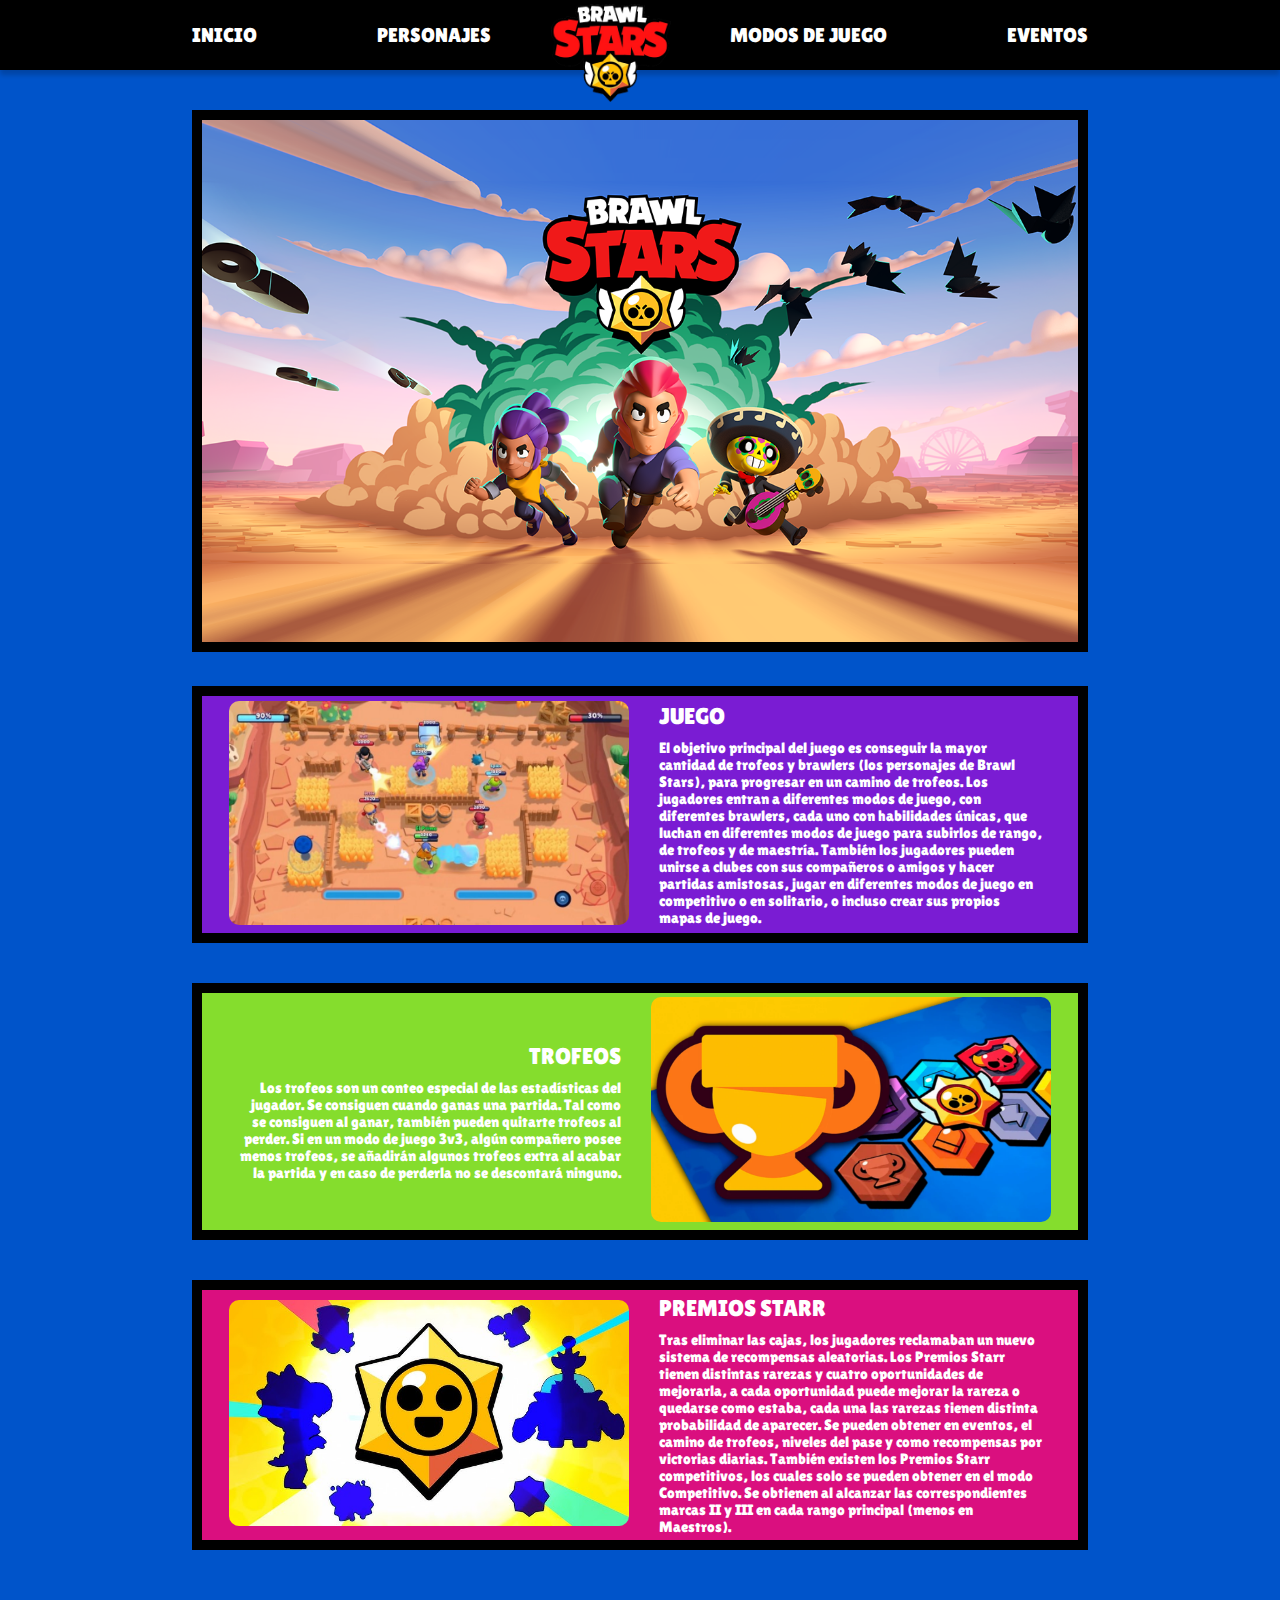
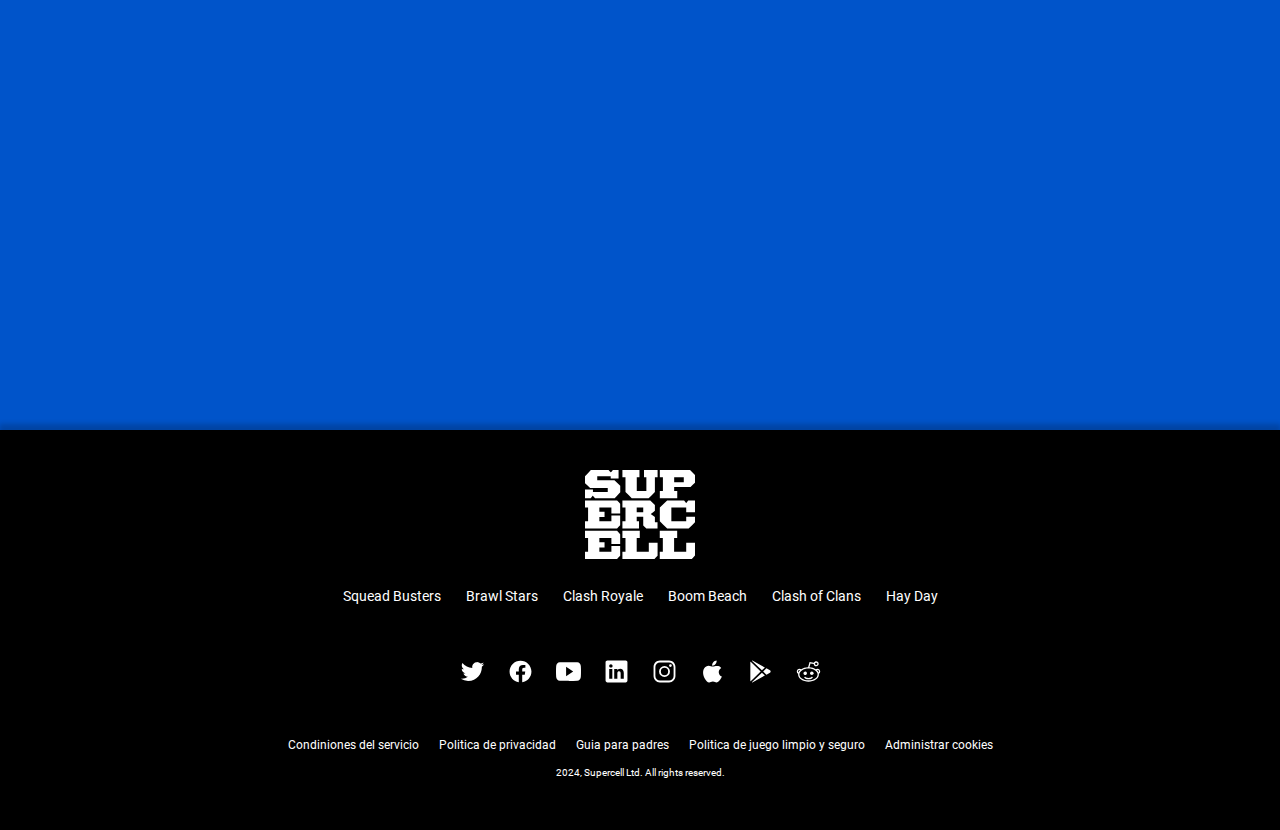
<file: pages/index.html>
<!DOCTYPE html>
<html lang="es">
<head>
    <meta charset="UTF-8">
    <meta name="viewport" content="width=device-width, initial-scale=1.0">
    <link rel="stylesheet" href="../css/style.css">
    <link rel="stylesheet" href="../css/fonts.css">
    <link rel="shortcut icon" href="../img/icono.png" type="png">
    <title>Brawl Stars WIKI</title>
</head>
<body>
    <header>
        <nav>
            <div class="menu-container">
                <div class="menu">
                    <div class="opciones">
                        <div class="opciones-izq">
                            <ul>
                                <li><a href="index.html">INICIO</a></li>
                                <li><a href="personajes.html">PERSONAJES</a></li>
                            </ul>
                        </div>
                    </div>
                    <div class="logo-principal">
                        <a href="index.html">
                            <img src="../img/logobs.png" alt="Logo de Brawl Stars">
                        </a>
                    </div>
                    <div class="opciones">
                        <div class="opciones-der">
                            <ul>
                                <li><a href="modos.html">MODOS DE JUEGO</a></li>
                                <li><a href="eventos.html">EVENTOS</a></li>
                            </ul>
                        </div>
                    </div>
                </div>
            </div>
        </nav>
    </header>
    <main>
        <section>
            <div class="contenido">
                <div class="imagen-principal">
                    <img src="../img/brawl-fondo.png" alt="">
                </div>
                <div class="cont-1">
                    <div class="box-1">
                        <div class="img-info">
                            <img src="../img/1.webp" alt="Gameplay de Brawl Stars">
                        </div>
                    </div>
                    <div class="box-2">
                        <div class="Info">
                            <h2>JUEGO</h2>
                            <p>El objetivo principal del juego es conseguir la mayor cantidad de trofeos y brawlers (los personajes de Brawl Stars), para progresar en un camino de trofeos. Los jugadores entran a diferentes modos de juego, con diferentes brawlers, cada uno con habilidades únicas, que luchan en diferentes modos de juego para subirlos de rango, de trofeos y de maestría. También los jugadores pueden unirse a clubes con sus compañeros o amigos y hacer partidas amistosas, jugar en diferentes modos de juego en competitivo o en solitario, o incluso crear sus propios mapas de juego.</p>
                        </div>
                    </div>
                </div>
                <div class="cont-2">
                    <div class="box-1">
                        <div class="Info">
                            <h2>TROFEOS</h2>
                            <p>Los trofeos son un conteo especial de las estadísticas del jugador. Se consiguen cuando ganas una partida. Tal como se consiguen al ganar, también pueden quitarte trofeos al perder. Si en un modo de juego 3v3, algún compañero posee menos trofeos, se añadirán algunos trofeos extra al acabar la partida y en caso de perderla no se descontará ninguno.
                            </p>
                        </div>
                    </div>
                    <div class="box-2">
                        <div class="img-info">
                            <img src="../img/trofeos.jpg" alt="Gameplay de Brawl Stars">
                        </div>
                    </div>
                </div>
                <div class="cont-3">
                    <div class="box-1">
                        <div class="img-info">
                            <img src="../img/premios-starr.jpg" alt="Gameplay de Brawl Stars">
                        </div>
                    </div>
                    <div class="box-2">
                        <div class="Info">
                            <h2>PREMIOS STARR</h2>
                            <p>Tras eliminar las cajas, los jugadores reclamaban un nuevo sistema de recompensas aleatorias. Los Premios Starr tienen distintas rarezas y cuatro oportunidades de mejorarla, a cada oportunidad puede mejorar la rareza o quedarse como estaba, cada una las rarezas tienen distinta probabilidad de aparecer. Se pueden obtener en eventos, el camino de trofeos, niveles del pase y como recompensas por victorias diarias.
                            También existen los Premios Starr competitivos, los cuales solo se pueden obtener en el modo Competitivo. Se obtienen al alcanzar las correspondientes marcas II y III en cada rango principal (menos en Maestros).
                            </p>
                        </div>
                    </div>
                </div>
            </div>
        </section>
    </main>
    <footer>
        <div class="footer-container">
            <div class="logo-supercell">
                <a href="#">
                    <img src="../icons/supercell-logo.svg" alt="Logo de Supercell">
                </a>
            </div>
            <div class="juegos-link">
                <ul>
                    <li><a href="#">Squead Busters</a></li>
                    <li><a href="#">Brawl Stars</a></li>
                    <li><a href="#">Clash Royale</a></li>
                    <li><a href="#">Boom Beach</a></li>
                    <li><a href="#">Clash of Clans</a></li>
                    <li><a href="#">Hay Day</a></li>
                </ul>
            </div>
            <div class="redes-sociales">
                <ul>
                    <li><a href="https://x.com/supercell" target="_blank"><img src="../icons/logo-twitter.svg" alt="Twitter"></a></li>
                    <li><a href="https://www.facebook.com/supercell" target="_blank"><img src="../icons/logo-facebook.svg" alt="Facebook"></a></li>
                    <li><a href="https://www.youtube.com/supercell" target="_blank"><img src="../icons/logo-youtube.svg" alt="Youtube"></a></li>
                    <li><a href="https://www.linkedin.com/company/supercell" target="_blank"><img src="../icons/logo-linkedin.svg" alt="Linkedin"></a></li>
                    <li><a href="https://www.instagram.com/supercell" target="_blank"><img src="../icons/logo-instagram.svg" alt="Instagram"></a></li>
                    <li><a href="https://apps.apple.com/es/developer/supercell/id488106216" target="_blank"><img src="../icons/logo-apple.svg" alt="Apple"></a></li>
                    <li><a href="https://play.google.com/store/apps/dev?id=6715068722362591614&hl=es_BO" target="_blank"><img src="../icons/logo-google-playstore.svg" alt="Playstore"></a></li>
                    <li><a href="https://www.reddit.com/r/Brawlstars/" target="_blank"><img src="../icons/logo-reddit.svg" alt="Reddit"></a></li>
                </ul>
            </div>
            <div class="informacion">
                <ul>
                    <li><a href="#">Condiniones del servicio</a></li>
                    <li><a href="#">Politica de privacidad</a></li>
                    <li><a href="#">Guia para padres</a></li>
                    <li><a href="#">Politica de juego limpio y seguro</a></li>
                    <li><a href="#">Administrar cookies</a></li>
                </ul>
            </div>
            <div class="copyright">
                <p>2024, Supercell Ltd. All rights reserved.</p>
            </div>
        </div>
    </footer>
</body>
</html>
</file>
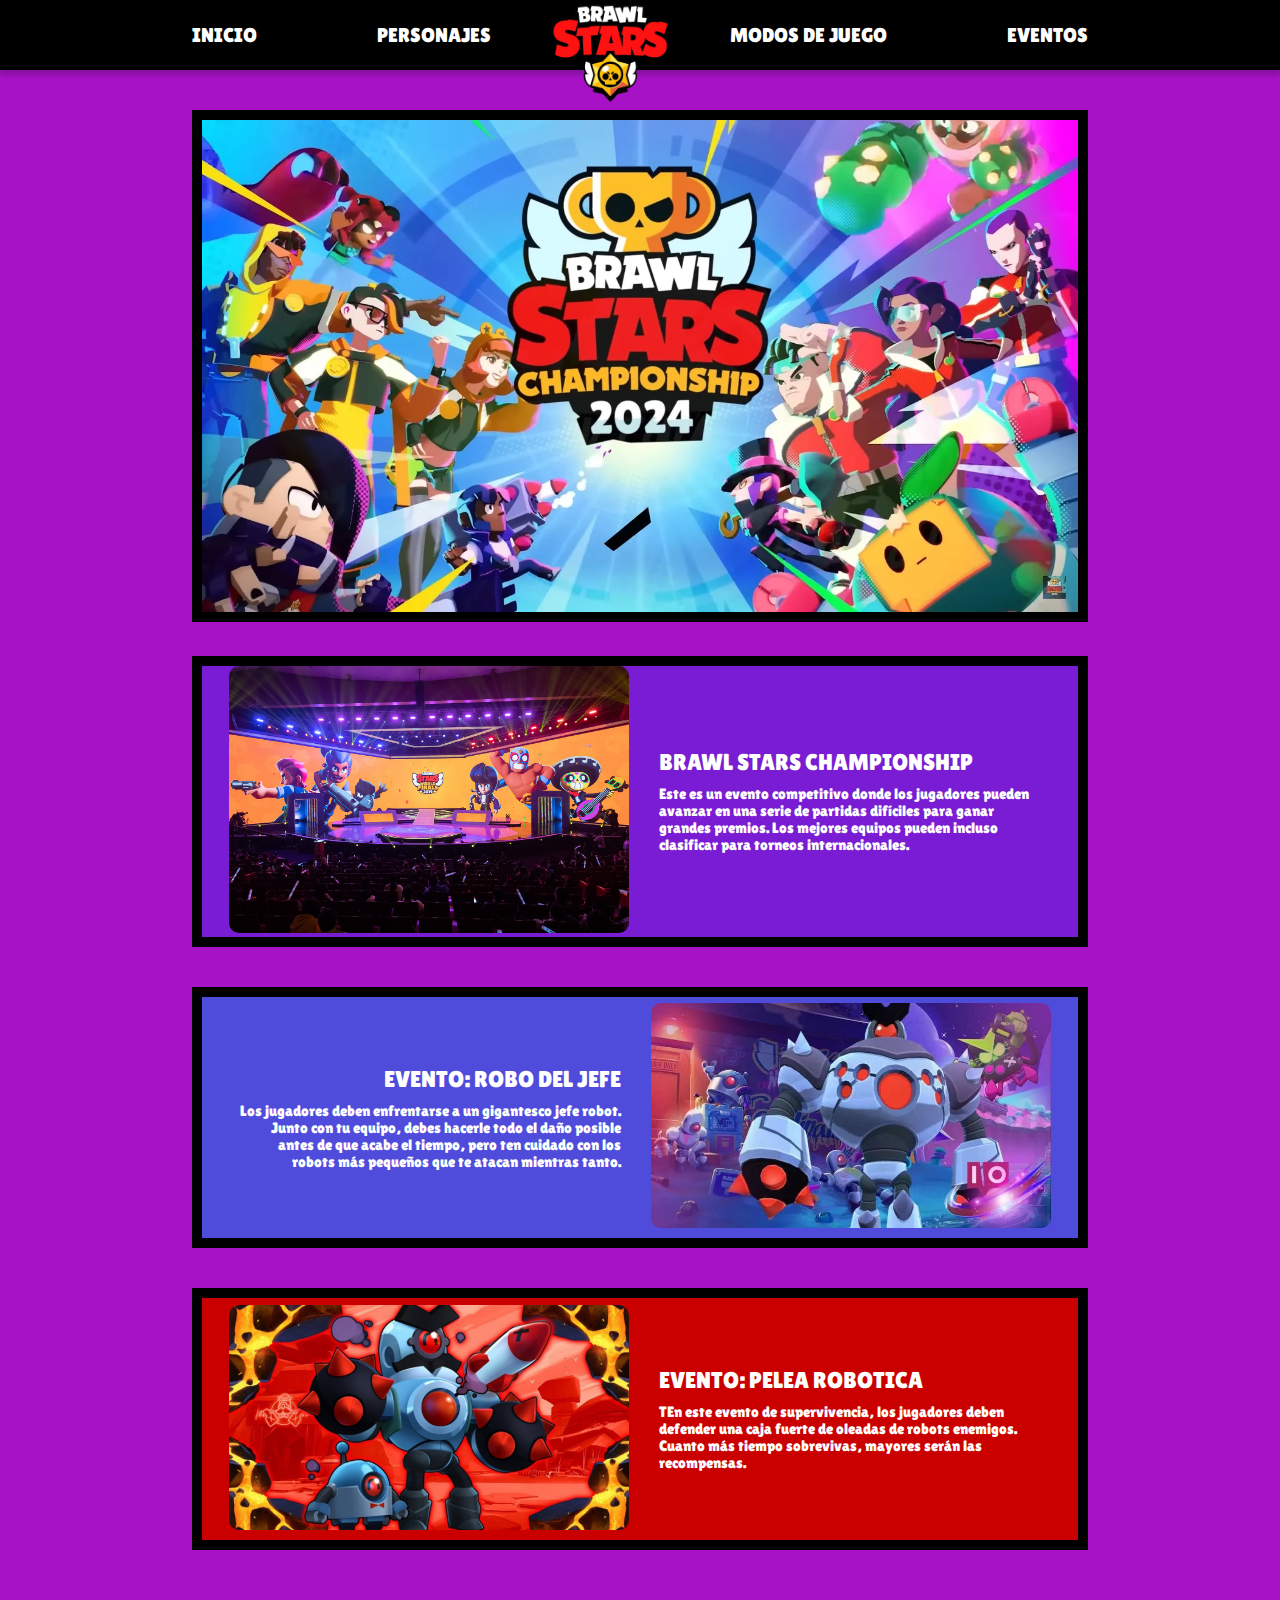
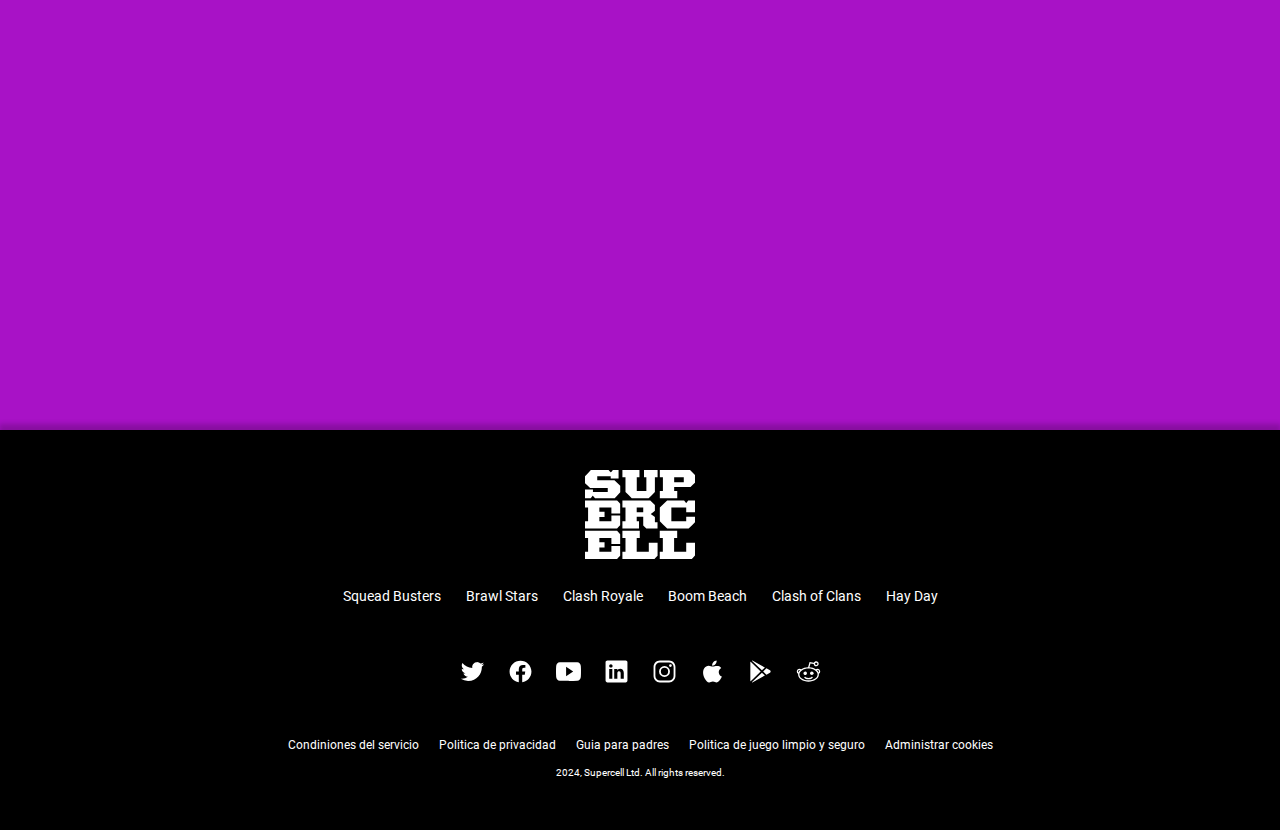
<file: pages/eventos.html>
<!DOCTYPE html>
<html lang="es">
<head>
    <meta charset="UTF-8">
    <meta name="viewport" content="width=device-width, initial-scale=1.0">
    <link rel="stylesheet" href="../css/style.css">
    <link rel="stylesheet" href="../css/fonts.css">
    <link rel="shortcut icon" href="../img/icono.png" type="png">
    <title>Brawl Stars WIKI - Eventos</title>
</head>
<body class="eventos">
    <header>
        <nav>
            <div class="menu-container">
                <div class="menu">
                    <div class="opciones">
                        <div class="opciones-izq">
                            <ul>
                                <li><a href="index.html">INICIO</a></li>
                                <li><a href="personajes.html">PERSONAJES</a></li>
                            </ul>
                        </div>
                    </div>
                    <div class="logo-principal">
                        <a href="index.html">
                            <img src="../img/logobs.png" alt="Logo de Brawl Stars">
                        </a>
                    </div>
                    <div class="opciones">
                        <div class="opciones-der">
                            <ul>
                                <li><a href="modos.html">MODOS DE JUEGO</a></li>
                                <li><a href="eventos.html">EVENTOS</a></li>
                            </ul>
                        </div>
                    </div>
                </div>
            </div>
        </nav>
    </header>
    <main>
        <section class="section-eventos">
            <div class="contenido">
                <div class="imagen-principal">
                    <img src="../img/eventos.webp" alt="">
                </div>
                <div class="cont-1">
                    <div class="box-1">
                        <div class="img-info">
                            <img src="../img/championship.jpg" alt="Gameplay de Brawl Stars">
                        </div>
                    </div>
                    <div class="box-2">
                        <div class="Info">
                            <h2>BRAWL STARS CHAMPIONSHIP</h2>
                            <p>Este es un evento competitivo donde los jugadores pueden avanzar en una serie de partidas difíciles para ganar grandes premios. Los mejores equipos pueden incluso clasificar para torneos internacionales.
                            </p>
                        </div>
                    </div>
                </div>
                <div class="cont-2">
                    <div class="box-1">
                        <div class="Info">
                            <h2>EVENTO: ROBO DEL JEFE</h2>
                            <p>Los jugadores deben enfrentarse a un gigantesco jefe robot. Junto con tu equipo, debes hacerle todo el daño posible antes de que acabe el tiempo, pero ten cuidado con los robots más pequeños que te atacan mientras tanto.
                            </p>
                        </div>
                    </div>
                    <div class="box-2">
                        <div class="img-info">
                            <img src="../img/robo-jefe.webp" alt="Gameplay de Brawl Stars">
                        </div>
                    </div>
                </div>
                <div class="cont-3">
                    <div class="box-1">
                        <div class="img-info">
                            <img src="../img/pelea-robotica.jpg" alt="Gameplay de Brawl Stars">
                        </div>
                    </div>
                    <div class="box-2">
                        <div class="Info">
                            <h2>EVENTO: PELEA ROBOTICA</h2>
                            <p>TEn este evento de supervivencia, los jugadores deben defender una caja fuerte de oleadas de robots enemigos. Cuanto más tiempo sobrevivas, mayores serán las recompensas.
                            </p>
                        </div>
                    </div>
                </div>
            </div>
        </section>
    </main>
    <footer>
        <div class="footer-container">
            <div class="logo-supercell">
                <a href="#">
                    <img src="../icons/supercell-logo.svg" alt="Logo de Supercell">
                </a>
            </div>
            <div class="juegos-link">
                <ul>
                    <li><a href="#">Squead Busters</a></li>
                    <li><a href="#">Brawl Stars</a></li>
                    <li><a href="#">Clash Royale</a></li>
                    <li><a href="#">Boom Beach</a></li>
                    <li><a href="#">Clash of Clans</a></li>
                    <li><a href="#">Hay Day</a></li>
                </ul>
            </div>
            <div class="redes-sociales">
                <ul>
                    <li><a href="https://x.com/supercell" target="_blank"><img src="../icons/logo-twitter.svg" alt="Twitter"></a></li>
                    <li><a href="https://www.facebook.com/supercell" target="_blank"><img src="../icons/logo-facebook.svg" alt="Facebook"></a></li>
                    <li><a href="https://www.youtube.com/supercell" target="_blank"><img src="../icons/logo-youtube.svg" alt="Youtube"></a></li>
                    <li><a href="https://www.linkedin.com/company/supercell" target="_blank"><img src="../icons/logo-linkedin.svg" alt="Linkedin"></a></li>
                    <li><a href="https://www.instagram.com/supercell" target="_blank"><img src="../icons/logo-instagram.svg" alt="Instagram"></a></li>
                    <li><a href="https://apps.apple.com/es/developer/supercell/id488106216" target="_blank"><img src="../icons/logo-apple.svg" alt="Apple"></a></li>
                    <li><a href="https://play.google.com/store/apps/dev?id=6715068722362591614&hl=es_BO" target="_blank"><img src="../icons/logo-google-playstore.svg" alt="Playstore"></a></li>
                    <li><a href="https://www.reddit.com/r/Brawlstars/" target="_blank"><img src="../icons/logo-reddit.svg" alt="Reddit"></a></li>
                </ul>
            </div>
            <div class="informacion">
                <ul>
                    <li><a href="#">Condiniones del servicio</a></li>
                    <li><a href="#">Politica de privacidad</a></li>
                    <li><a href="#">Guia para padres</a></li>
                    <li><a href="#">Politica de juego limpio y seguro</a></li>
                    <li><a href="#">Administrar cookies</a></li>
                </ul>
            </div>
            <div class="copyright">
                <p>2024, Supercell Ltd. All rights reserved.</p>
            </div>
        </div>
    </footer>
</body>
</html>
</file>
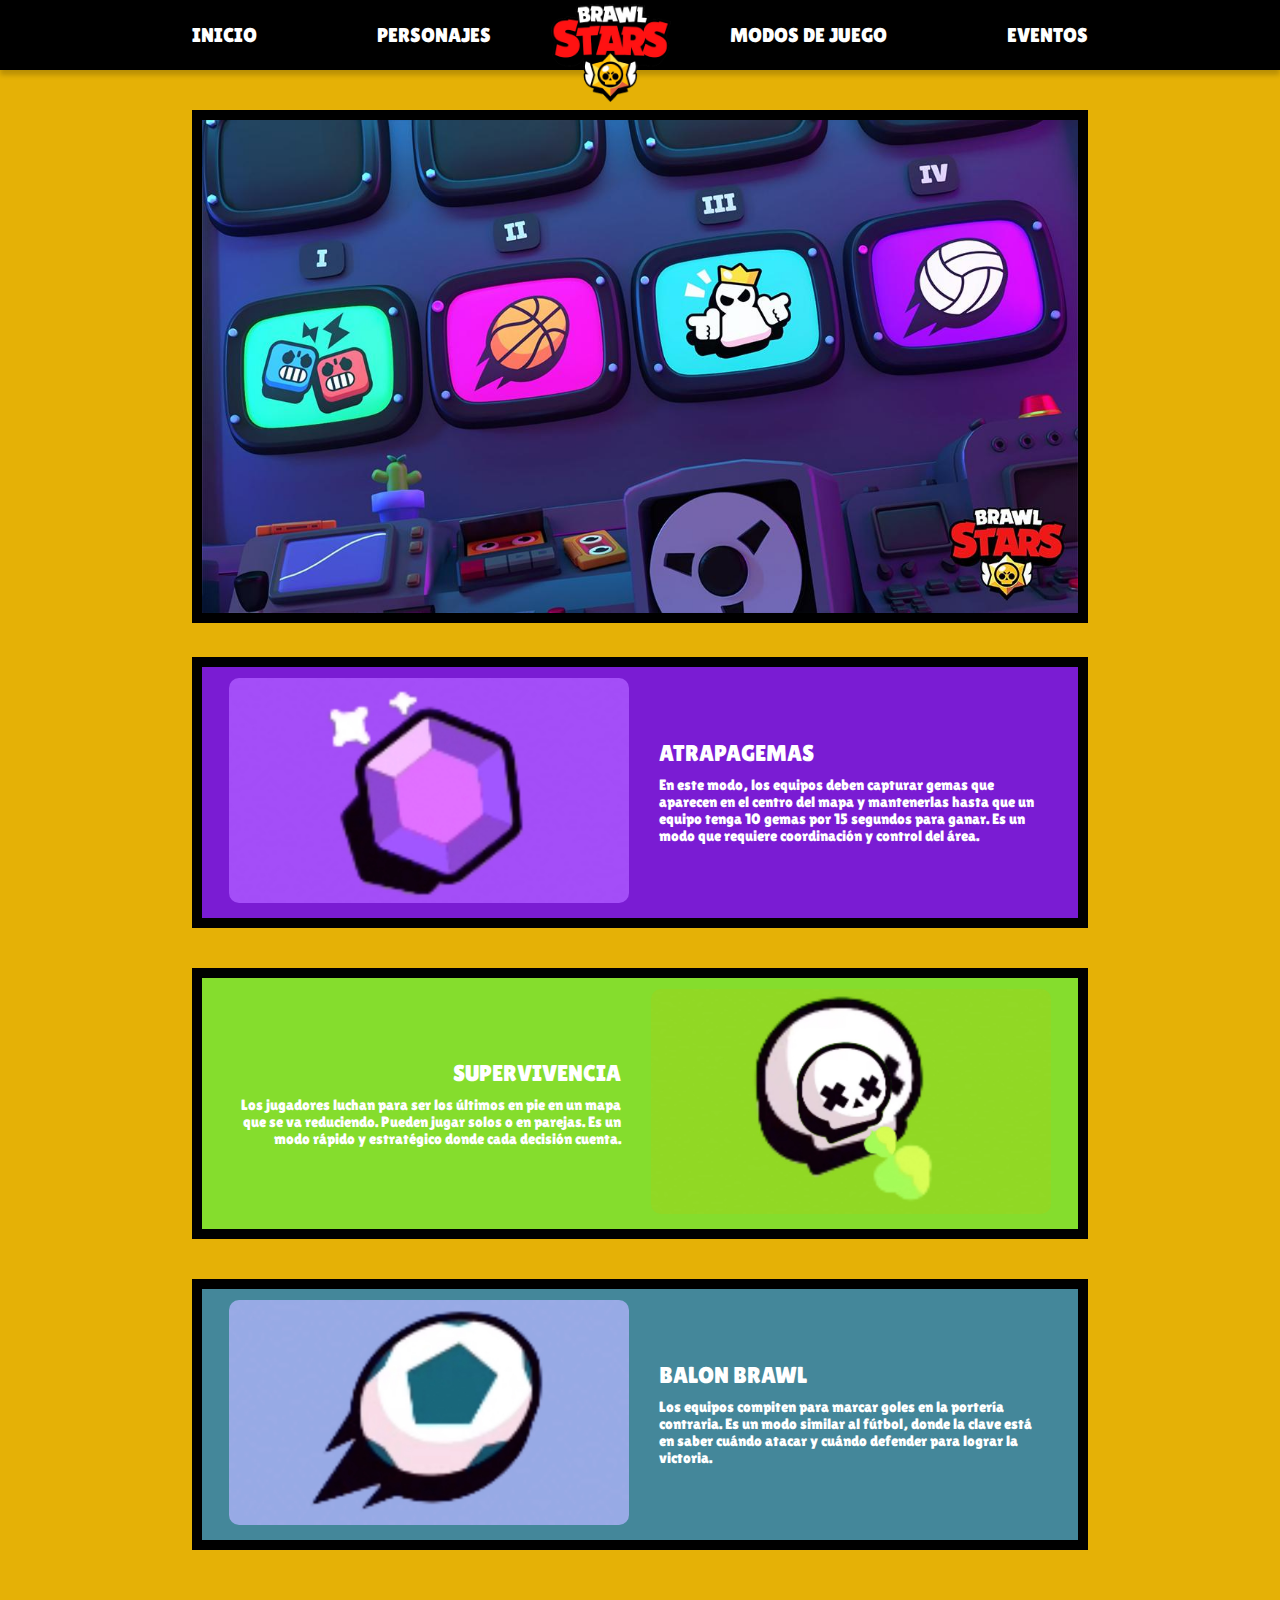
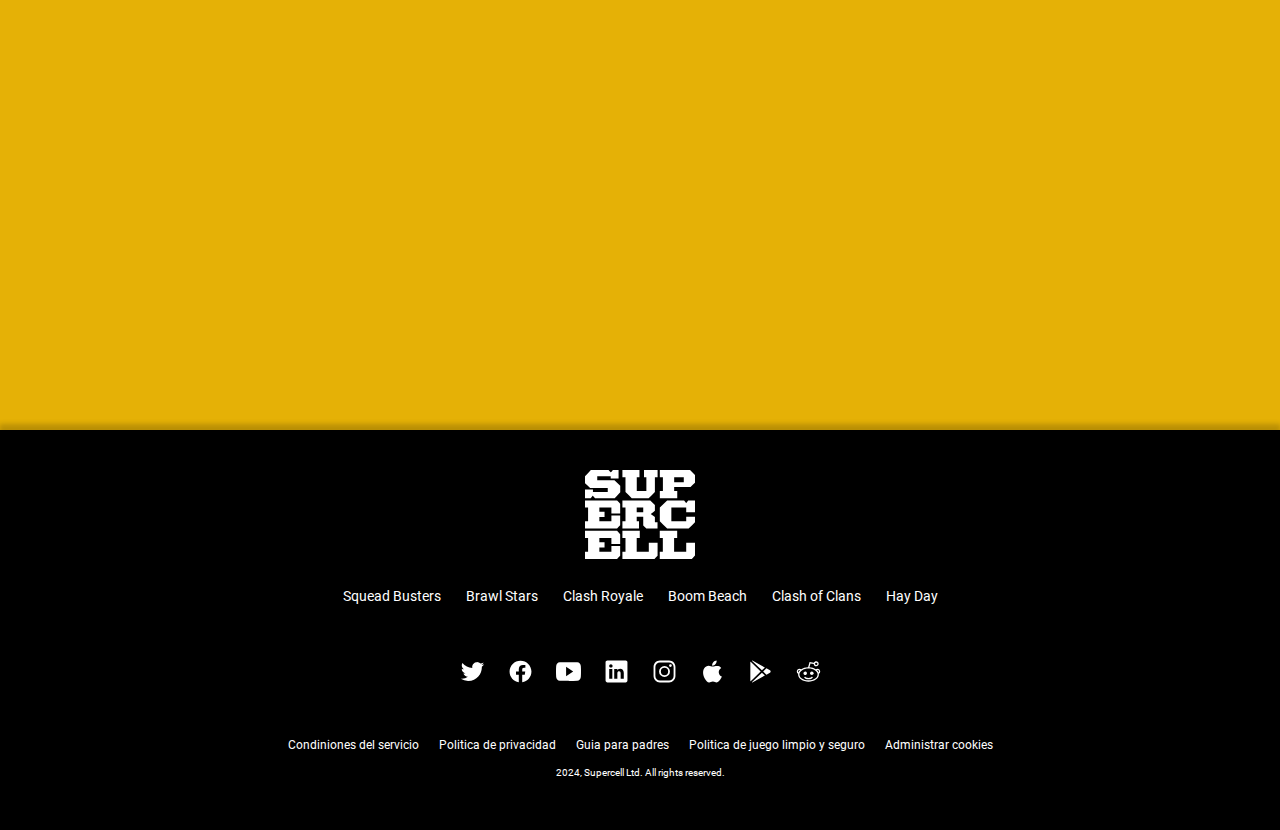
<file: pages/modos.html>
<!DOCTYPE html>
<html lang="es">
<head>
    <meta charset="UTF-8">
    <meta name="viewport" content="width=device-width, initial-scale=1.0">
    <link rel="stylesheet" href="../css/style.css">
    <link rel="stylesheet" href="../css/fonts.css">
    <link rel="shortcut icon" href="../img/icono.png" type="png">
    <title>Brawl Stars WIKI - Modos de Juego</title>
</head>
<body class="modos">
    <header>
        <nav>
            <div class="menu-container">
                <div class="menu">
                    <div class="opciones">
                        <div class="opciones-izq">
                            <ul>
                                <li><a href="index.html">INICIO</a></li>
                                <li><a href="personajes.html">PERSONAJES</a></li>
                            </ul>
                        </div>
                    </div>
                    <div class="logo-principal">
                        <a href="index.html">
                            <img src="../img/logobs.png" alt="Logo de Brawl Stars">
                        </a>
                    </div>
                    <div class="opciones">
                        <div class="opciones-der">
                            <ul>
                                <li><a href="modos.html">MODOS DE JUEGO</a></li>
                                <li><a href="eventos.html">EVENTOS</a></li>
                            </ul>
                        </div>
                    </div>
                </div>
            </div>
        </nav>
    </header>
    <main>
        <section class="section-modos">
            <div class="contenido">
                <div class="imagen-principal">
                    <img src="../img/modos-juego.jpg" alt="">
                </div>
                <div class="cont-1">
                    <div class="box-1">
                        <div class="img-info">
                            <img src="../img/atrapagemas.jpeg" alt="Gameplay de Brawl Stars">
                        </div>
                    </div>
                    <div class="box-2">
                        <div class="Info">
                            <h2>ATRAPAGEMAS</h2>
                            <p>En este modo, los equipos deben capturar gemas que aparecen en el centro del mapa y mantenerlas hasta que un equipo tenga 10 gemas por 15 segundos para ganar. Es un modo que requiere coordinación y control del área.
                            </p>
                        </div>
                    </div>
                </div>
                <div class="cont-2">
                    <div class="box-1">
                        <div class="Info">
                            <h2>SUPERVIVENCIA</h2>
                            <p>Los jugadores luchan para ser los últimos en pie en un mapa que se va reduciendo. Pueden jugar solos o en parejas. Es un modo rápido y estratégico donde cada decisión cuenta.
                            </p>
                        </div>
                    </div>
                    <div class="box-2">
                        <div class="img-info">
                            <img src="../img/supervivencia.jpeg" alt="Gameplay de Brawl Stars">
                        </div>
                    </div>
                </div>
                <div class="cont-3">
                    <div class="box-1">
                        <div class="img-info">
                            <img src="../img/balon-brawl.jpeg" alt="Gameplay de Brawl Stars">
                        </div>
                    </div>
                    <div class="box-2">
                        <div class="Info">
                            <h2>BALON BRAWL</h2>
                            <p>Los equipos compiten para marcar goles en la portería contraria. Es un modo similar al fútbol, donde la clave está en saber cuándo atacar y cuándo defender para lograr la victoria.
                            </p>
                        </div>
                    </div>
                </div>
            </div>
        </section>
    </main>
    <footer>
        <div class="footer-container">
            <div class="logo-supercell">
                <a href="#">
                    <img src="../icons/supercell-logo.svg" alt="Logo de Supercell">
                </a>
            </div>
            <div class="juegos-link">
                <ul>
                    <li><a href="#">Squead Busters</a></li>
                    <li><a href="#">Brawl Stars</a></li>
                    <li><a href="#">Clash Royale</a></li>
                    <li><a href="#">Boom Beach</a></li>
                    <li><a href="#">Clash of Clans</a></li>
                    <li><a href="#">Hay Day</a></li>
                </ul>
            </div>
            <div class="redes-sociales">
                <ul>
                    <li><a href="https://x.com/supercell" target="_blank"><img src="../icons/logo-twitter.svg" alt="Twitter"></a></li>
                    <li><a href="https://www.facebook.com/supercell" target="_blank"><img src="../icons/logo-facebook.svg" alt="Facebook"></a></li>
                    <li><a href="https://www.youtube.com/supercell" target="_blank"><img src="../icons/logo-youtube.svg" alt="Youtube"></a></li>
                    <li><a href="https://www.linkedin.com/company/supercell" target="_blank"><img src="../icons/logo-linkedin.svg" alt="Linkedin"></a></li>
                    <li><a href="https://www.instagram.com/supercell" target="_blank"><img src="../icons/logo-instagram.svg" alt="Instagram"></a></li>
                    <li><a href="https://apps.apple.com/es/developer/supercell/id488106216" target="_blank"><img src="../icons/logo-apple.svg" alt="Apple"></a></li>
                    <li><a href="https://play.google.com/store/apps/dev?id=6715068722362591614&hl=es_BO" target="_blank"><img src="../icons/logo-google-playstore.svg" alt="Playstore"></a></li>
                    <li><a href="https://www.reddit.com/r/Brawlstars/" target="_blank"><img src="../icons/logo-reddit.svg" alt="Reddit"></a></li>
                </ul>
            </div>
            <div class="informacion">
                <ul>
                    <li><a href="#">Condiniones del servicio</a></li>
                    <li><a href="#">Politica de privacidad</a></li>
                    <li><a href="#">Guia para padres</a></li>
                    <li><a href="#">Politica de juego limpio y seguro</a></li>
                    <li><a href="#">Administrar cookies</a></li>
                </ul>
            </div>
            <div class="copyright">
                <p>2024, Supercell Ltd. All rights reserved.</p>
            </div>
        </div>
    </footer>
</body>
</html>
</file>
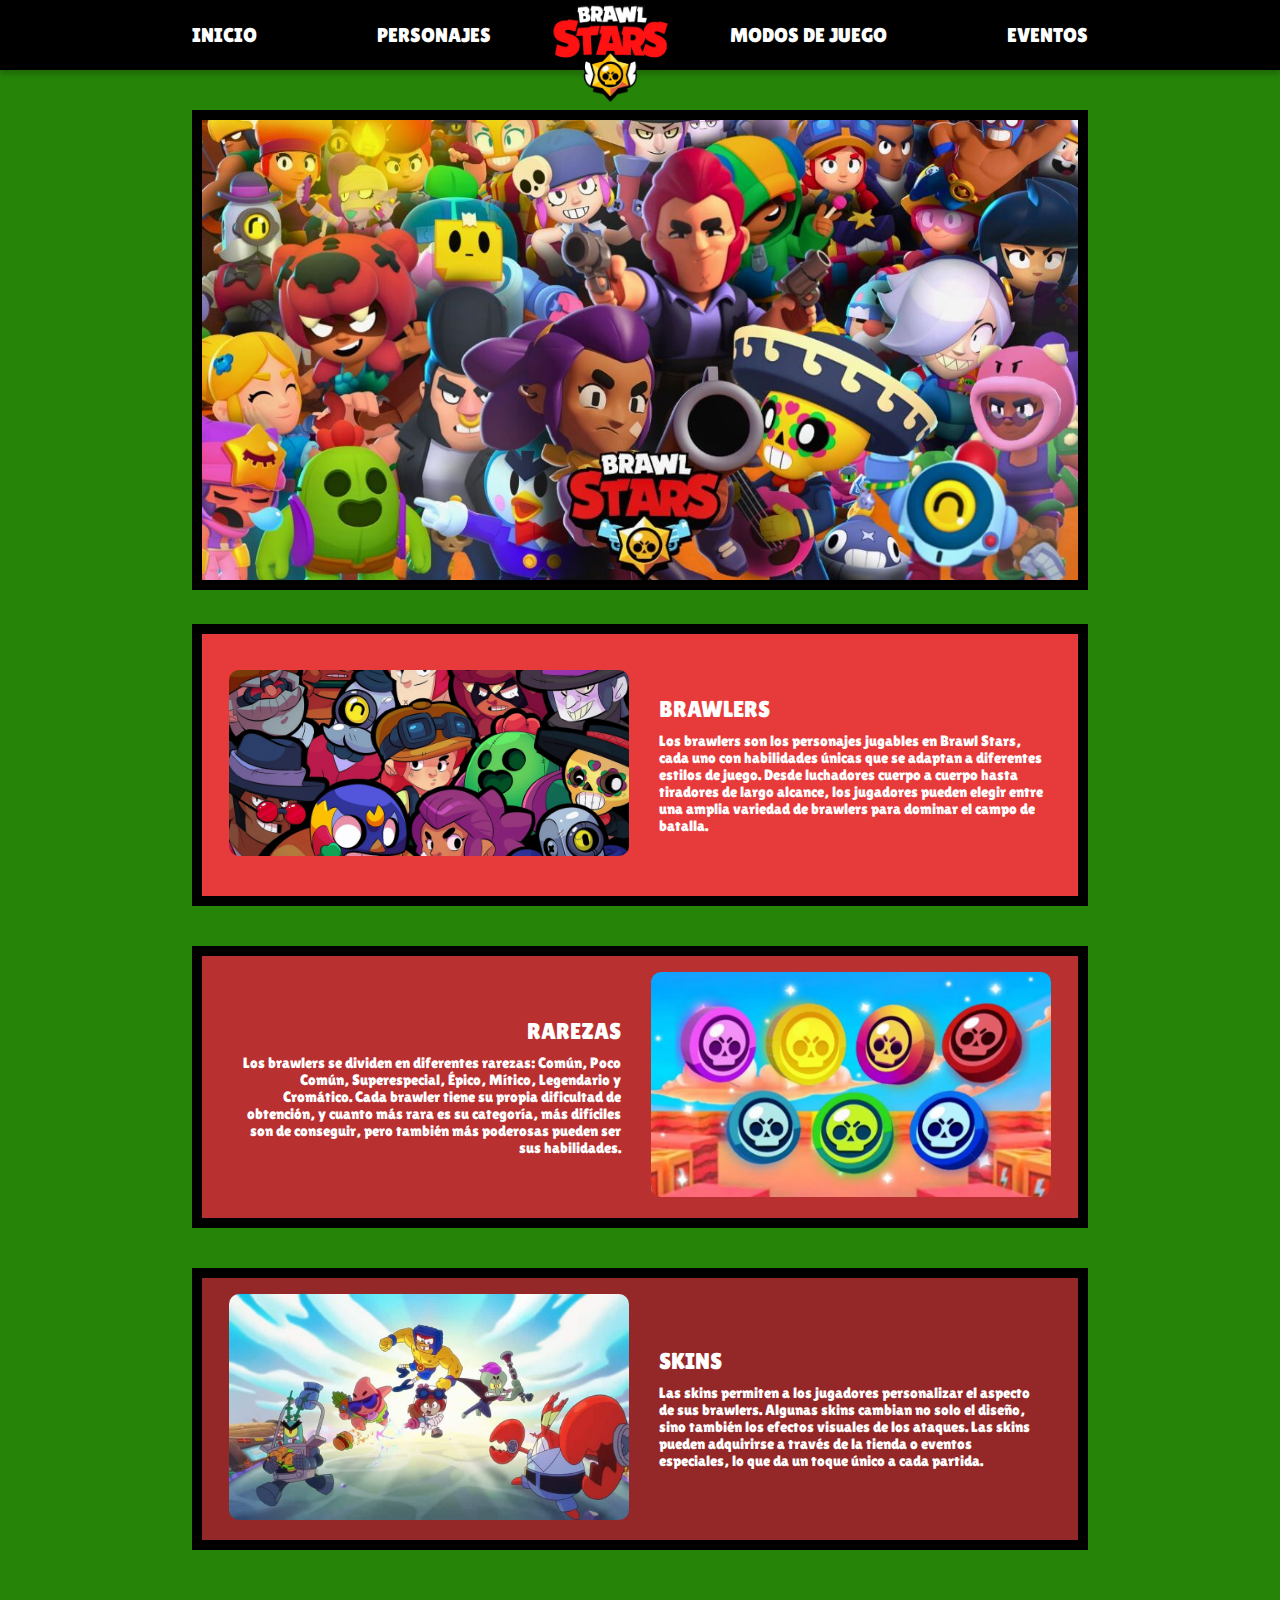
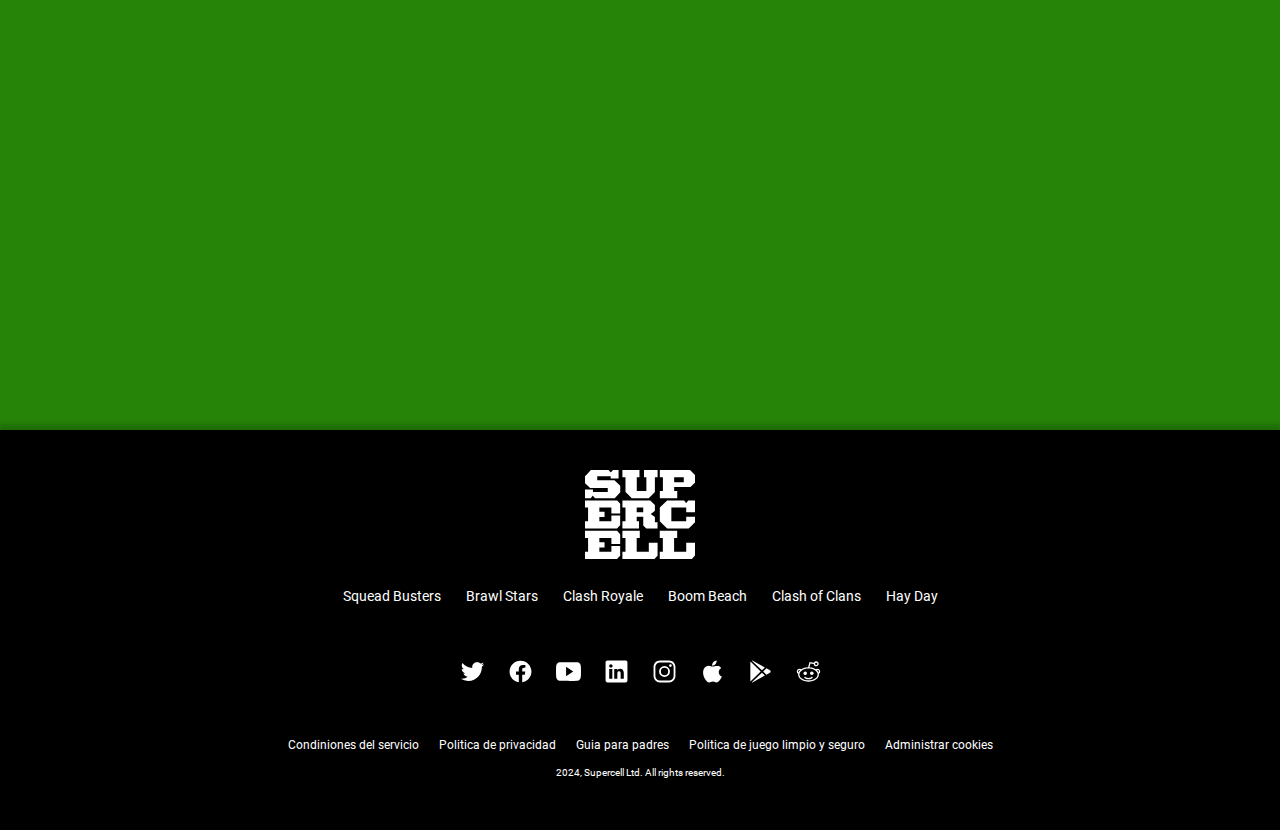
<file: pages/personajes.html>
<!DOCTYPE html>
<html lang="es">
<head>
    <meta charset="UTF-8">
    <meta name="viewport" content="width=device-width, initial-scale=1.0">
    <link rel="stylesheet" href="../css/style.css">
    <link rel="stylesheet" href="../css/fonts.css">
    <link rel="shortcut icon" href="../img/icono.png" type="png">
    <title>Brawl Stars WIKI - Personajes</title>
</head>
<body class="personajes">
    <header>
        <nav>
            <div class="menu-container">
                <div class="menu">
                    <div class="opciones">
                        <div class="opciones-izq">
                            <ul>
                                <li><a href="index.html">INICIO</a></li>
                                <li><a href="personajes.html">PERSONAJES</a></li>
                            </ul>
                        </div>
                    </div>
                    <div class="logo-principal">
                        <a href="index.html">
                            <img src="../img/logobs.png" alt="Logo de Brawl Stars">
                        </a>
                    </div>
                    <div class="opciones">
                        <div class="opciones-der">
                            <ul>
                                <li><a href="modos.html">MODOS DE JUEGO</a></li>
                                <li><a href="eventos.html">EVENTOS</a></li>
                            </ul>
                        </div>
                    </div>
                </div>
            </div>
        </nav>
    </header>
    <main>
        <section class="section-personajes">
            <div class="contenido">
                <div class="imagen-principal">
                    <img src="../img/brawlers.jpg" alt="">
                </div>
                <div class="cont-1">
                    <div class="box-1">
                        <div class="img-info">
                            <img src="../img/personajes.webp" alt="Gameplay de Brawl Stars">
                        </div>
                    </div>
                    <div class="box-2">
                        <div class="Info">
                            <h2>BRAWLERS</h2>
                            <p>Los brawlers son los personajes jugables en Brawl Stars, cada uno con habilidades únicas que se adaptan a diferentes estilos de juego. Desde luchadores cuerpo a cuerpo hasta tiradores de largo alcance, los jugadores pueden elegir entre una amplia variedad de brawlers para dominar el campo de batalla.
                            </p>
                        </div>
                    </div>
                </div>
                <div class="cont-2">
                    <div class="box-1">
                        <div class="Info">
                            <h2>RAREZAS</h2>
                            <p>Los brawlers se dividen en diferentes rarezas: Común, Poco Común, Superespecial, Épico, Mítico, Legendario y Cromático. Cada brawler tiene su propia dificultad de obtención, y cuanto más rara es su categoría, más difíciles son de conseguir, pero también más poderosas pueden ser sus habilidades.
                            </p>
                        </div>
                    </div>
                    <div class="box-2">
                        <div class="img-info">
                            <img src="../img/rarezas.png" alt="Gameplay de Brawl Stars">
                        </div>
                    </div>
                </div>
                <div class="cont-3">
                    <div class="box-1">
                        <div class="img-info">
                            <img src="../img/skins.jpg" alt="Gameplay de Brawl Stars">
                        </div>
                    </div>
                    <div class="box-2">
                        <div class="Info">
                            <h2>SKINS</h2>
                            <p>Las skins permiten a los jugadores personalizar el aspecto de sus brawlers. Algunas skins cambian no solo el diseño, sino también los efectos visuales de los ataques. Las skins pueden adquirirse a través de la tienda o eventos especiales, lo que da un toque único a cada partida.
                            </p>
                        </div>
                    </div>
                </div>
            </div>
        </section>
    </main>
    <footer>
        <div class="footer-container">
            <div class="logo-supercell">
                <a href="#">
                    <img src="../icons/supercell-logo.svg" alt="Logo de Supercell">
                </a>
            </div>
            <div class="juegos-link">
                <ul>
                    <li><a href="#">Squead Busters</a></li>
                    <li><a href="#">Brawl Stars</a></li>
                    <li><a href="#">Clash Royale</a></li>
                    <li><a href="#">Boom Beach</a></li>
                    <li><a href="#">Clash of Clans</a></li>
                    <li><a href="#">Hay Day</a></li>
                </ul>
            </div>
            <div class="redes-sociales">
                <ul>
                    <li><a href="https://x.com/supercell" target="_blank"><img src="../icons/logo-twitter.svg" alt="Twitter"></a></li>
                    <li><a href="https://www.facebook.com/supercell" target="_blank"><img src="../icons/logo-facebook.svg" alt="Facebook"></a></li>
                    <li><a href="https://www.youtube.com/supercell" target="_blank"><img src="../icons/logo-youtube.svg" alt="Youtube"></a></li>
                    <li><a href="https://www.linkedin.com/company/supercell" target="_blank"><img src="../icons/logo-linkedin.svg" alt="Linkedin"></a></li>
                    <li><a href="https://www.instagram.com/supercell" target="_blank"><img src="../icons/logo-instagram.svg" alt="Instagram"></a></li>
                    <li><a href="https://apps.apple.com/es/developer/supercell/id488106216" target="_blank"><img src="../icons/logo-apple.svg" alt="Apple"></a></li>
                    <li><a href="https://play.google.com/store/apps/dev?id=6715068722362591614&hl=es_BO" target="_blank"><img src="../icons/logo-google-playstore.svg" alt="Playstore"></a></li>
                    <li><a href="https://www.reddit.com/r/Brawlstars/" target="_blank"><img src="../icons/logo-reddit.svg" alt="Reddit"></a></li>
                </ul>
            </div>
            <div class="informacion">
                <ul>
                    <li><a href="#">Condiniones del servicio</a></li>
                    <li><a href="#">Politica de privacidad</a></li>
                    <li><a href="#">Guia para padres</a></li>
                    <li><a href="#">Politica de juego limpio y seguro</a></li>
                    <li><a href="#">Administrar cookies</a></li>
                </ul>
            </div>
            <div class="copyright">
                <p>2024, Supercell Ltd. All rights reserved.</p>
            </div>
        </div>
    </footer>
</body>
</html>
</file>
<file: css/style.css>
*{
    margin: 0;
    padding: 0;
    box-sizing: border-box;
}
body{
    color: white;
    font-family: "Lilita-One";
    background-color: #0054ca;
}
a{
    text-decoration: none;
    color: white;
}
ul{
    list-style: none;
    padding: 0;
}
header{
    width: 100%;
    z-index: 2;
}
.menu-container{
    background-color: black;
    height: 70px;
    display: flex;
    justify-content: center;
    align-items: center;
    padding: 0;
    box-shadow: 0 5px 5px 0px #00000031;
}
.menu{
    display: flex;
    justify-content: space-between;
    align-items: center;
    width: 70%;
    max-width: 1200px;
}
.opciones{
    display: flex;
    align-items: center;
}
.opciones-izq, .opciones-der{
    display: flex;
    font-size: 20px;
}
.opciones-izq ul, .opciones-der ul{
    color: #ffffff;
    display: flex;
    align-items: center;
    gap: 120px;
    text-align: center;
}
.opciones-izq a, .opciones-der a{
    opacity: 1;
    transition: opacity 0.3s ease;
}
.opciones-izq a:hover, .opciones-der a:hover{
    opacity: 0.8;
}
.logo-principal img{
    width: 120px;
    margin-top: 40px;
    margin-left: 40px;
    margin-right: 40px;
    transition: transform 0.3s ease;
}
.logo-principal img:hover{
    transform: scale(1.05);
}

footer{
    background-color: #000000;
    width: 100%;
    height: 400px;
    display: flex;
    flex-direction: column;
    justify-content: space-between;
    align-items: center;
    margin-top: 50px;
    box-shadow: 0 -5px 5px 1px #00000031;
}
.footer-container{
    width: 70%;
}
.logo-supercell{
    display: flex;
    justify-content: center;
    align-items: center;
}
.logo-supercell img{
    margin-top: 40px;
    width: 110px;
    filter: brightness(0) invert(1);
    transition: filter 0.3s ease-in-out, drop-shadow 0.5s ease-in-out;
}
.logo-supercell img:hover{
    filter: brightness(0) invert(1) drop-shadow(0px 0 30px #ffffffb3);
}
.juegos-link ul{
    font-family: "Roboto-Regular";
    font-size: 14px;
    padding: 15px;
    display: flex;
    justify-content: center;
    align-items: center;
    gap: 25px;
    margin: 10px;
}
.juegos-link a{
    border-bottom: 2px solid transparent;
    transition: border-bottom 0.3s ease;
}
.juegos-link a:hover{
    border-bottom: 2px solid white ;
}
.redes-sociales{
    padding: 15px;
    margin: 25px;
}
.redes-sociales ul{
    display: flex;
    justify-content: center;
    align-items: center;
    gap: 23px;
}
.redes-sociales a img{
    width: 25px;
    height: 25px;
}
footer .redes-sociales li a img{
    filter: brightness(0) invert(1);
    opacity: 1;
    transition: opacity 0.3s ease;
}
footer .redes-sociales li a:hover img{
    opacity: 0.7;
}
.informacion{
    padding: 10px;
    font-family: "Roboto-Regular";
    font-size: 11.5px;
}
.informacion ul{
    display: flex;
    justify-content: center;
    align-items: center;
    gap: 20px;
}
.informacion a:hover{
    border-bottom: 2px solid white
}
.copyright{
    display: flex;
    justify-content: center;
    align-items: center;
    font-family: "Roboto-Regular";
    font-size: 10px;
    padding: 5px;
}

section{
    width: 100%;
    display: flex;
    justify-content: center;
    align-items: center;
    flex-direction: column;
}

.contenido{
    width: 70%;
    height: 1480px;
    margin: 40px;
    display: flex;
    flex-direction: column;
    align-items: center;
}
.contenido .imagen-principal{
    width: 100%;
    margin-bottom: 10px;
}
.contenido .imagen-principal img{
    width: 100%;
    border: 10px solid black;
}
.cont-1{
    background-color: #7a1cd3;
    border: 10px solid black;
    width: 100%;
    height: 300px;
    display: flex;
    justify-content: space-between;
    margin-bottom: 40px;
    margin-top: 20px;
}

.cont-1 .box-1{
    width: 45%;
    height: 100%;
    display: flex;
    justify-content: center;
    align-items: center;
    margin-left: 30px;
}

.cont-1 .box-1 .img-info img{
    width: 400px
}

.img-info img{
    border-radius: 10px;
    transition: transform 0.5s ease;
}
.img-info img:hover{
    transform: scale(1.03);
}

.cont-1 .box-2{
    width: 45%;
    height: 100%;
    display: flex;
    justify-content: space-between;
    align-items: center;
    font-size: 15px;
    margin-right: 30px;
}

.cont-1 .box-2 p, .cont-1 .box-2 h2{
    padding: 5px;
    font-weight: 100;
}

.cont-2{
    background-color: #85dd2d;
    border: 10px solid black;
    width: 100%;
    height: 300px;
    display: flex;
    justify-content: space-between;
    margin-bottom: 40px;
}

.cont-2 .box-2{
    width: 45%;
    height: 100%;
    display: flex;
    justify-content: center;
    align-items: center;
    margin-right: 30px;
}

.cont-2 .box-2 .img-info img{
    width: 400px
}
.cont-2 .box-1{
    width: 45%;
    height: 100%;
    display: flex;
    justify-content: space-between;
    align-items: center;
    font-size: 15px;
    margin-left: 30px;
}

.cont-2 .box-1 p, .cont-2 .box-1 h2{
    padding: 5px;
    font-weight: 100;
    text-align: end;
}

.cont-3{
    background-color: #da0f7f;
    border: 10px solid black;
    width: 100%;
    height: 300px;
    display: flex;
    justify-content: space-between;
    margin-bottom: 40px;
}

.cont-3 .box-1{
    width: 45%;
    height: 100%;
    display: flex;
    justify-content: center;
    align-items: center;
    margin-left: 30px;
}

.cont-3 .box-1 .img-info img{
    width: 400px
}

.cont-3 .box-2{
    width: 45%;
    height: 100%;
    display: flex;
    justify-content: space-between;
    align-items: center;
    font-size: 15px;
    margin-right: 30px;
}

.cont-3 .box-2 p, .cont-3 .box-2 h2{
    padding: 5px;
    font-weight: 100;
}

main{
    margin-bottom: 400px;
}

body.personajes{
    background-color: #268509;
}

body.modos{
    background-color: #e5b106;
}

body.eventos{
    background-color: #a812c6;
}

body.personajes .section-personajes .cont-1{
    background-color: #e73b3b;
}

body.personajes .section-personajes .cont-2{
    background-color: #b83030;
}

body.personajes .section-personajes .cont-3{
    background-color: #942727;
}

body.modos .section-modos .cont-3{
    background-color: #44879a;
}

body.eventos .section-eventos .cont-2{
    background-color: #4f4cdc;
}

body.eventos .section-eventos .cont-3{
    background-color: #ca0000;
}
</file>
<file: css/fonts.css>
@font-face {
    font-family: 'Lilita-One';
    src: url(../fonts/LilitaOne-Regular.ttf) format('truetype');
}
@font-face {
    font-family: 'Roboto-Regular';
    src: url(../fonts/Roboto-Regular.ttf) format('truetype');
}
</file>
